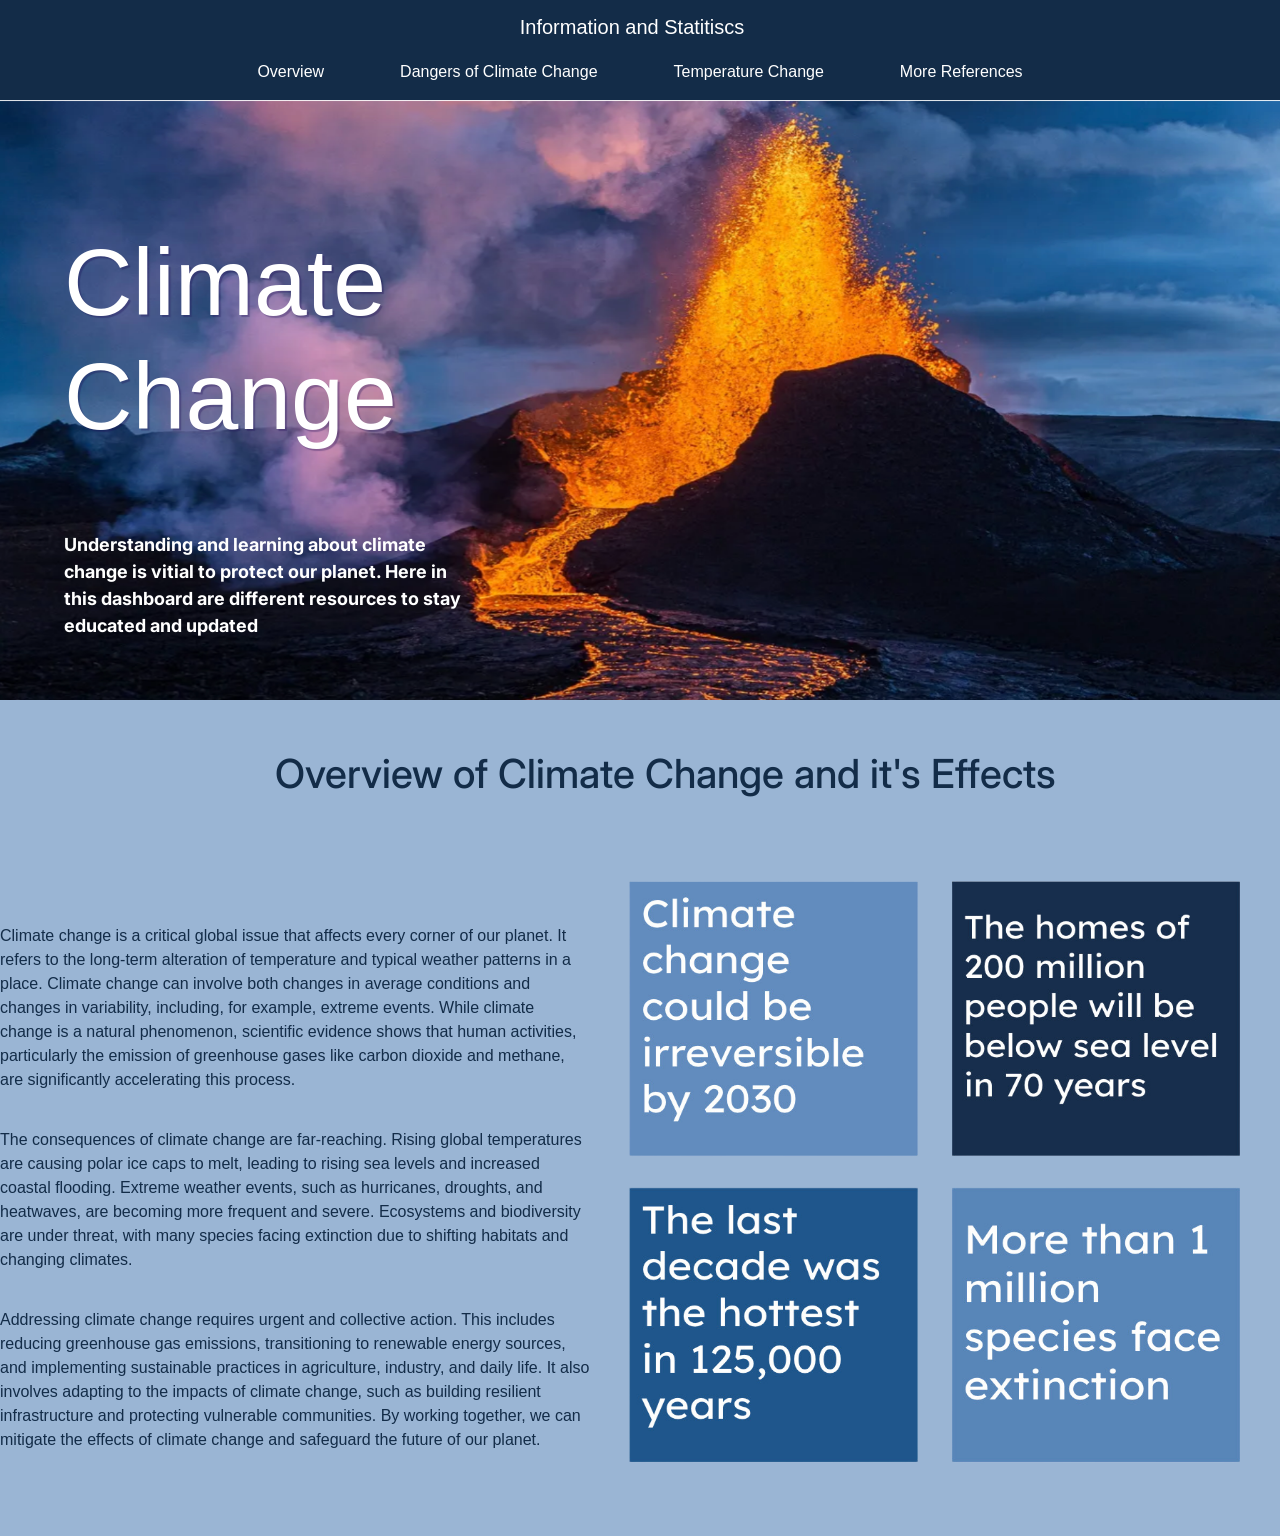
<file: FinalProjectFiles/myHTML/index.html>
<!DOCTYPE html>
<html lang="en">
<head>
    <meta charset="UTF-8">
    <meta name="viewport" content="width=device-width, initial-scale=1.0">
    <title>Climate Change </title>


    <link rel="preconnect" href="https://fonts.googleapis.com">
    <link rel="preconnect" href="https://fonts.gstatic.com" crossorigin>
    <link href="https://fonts.googleapis.com/css2?family=Inter:wght@292&display=swap" rel="stylesheet">

    <link rel="preconnect" href="https://fonts.googleapis.com">
    <link rel="preconnect" href="https://fonts.gstatic.com" crossorigin>
    <link href="https://fonts.googleapis.com/css2?family=Alfa+Slab+One&family=Archivo+Black&family=Lexend+Deca:wght@100..900&display=swap" rel="stylesheet">

    <!-- Bootstrap CSS -->
    <link rel="stylesheet" href="https://stackpath.bootstrapcdn.com/bootstrap/4.5.2/css/bootstrap.min.css">

    <!-- Optional JavaScript -->
    <!-- jQuery first, then Popper.js, then Bootstrap JS -->
    <script src="https://code.jquery.com/jquery-3.5.1.slim.min.js"></script>
    <script src="https://cdn.jsdelivr.net/npm/@popperjs/core@2.5.2/dist/umd/popper.min.js"></script>
    <script src="https://stackpath.bootstrapcdn.com/bootstrap/4.5.2/js/bootstrap.min.js"></script>

    <link  rel="stylesheet" href = "style.css" />

</head>

<body>
    <!-- <nav class="navbar navbar-expand-lg navbar-light bg-light">
        <div class="collapse navbar-collapse" id="navbarNav">
          <ul class="navbar-nav">
            <li class="nav-item active">
              <a class="nav-link" href="index.html">About Author <span class="sr-only">(current)</span></a>
            </li>
          </ul>
        </div>
    </nav> -->
    <nav class="navbar navbar-expand-lg navbar-light bg-light navbar-bottom">
        <div class="collapse navbar-collapse" id="newNavbarNav">
            <h3 class="nav-item">
                <span class="navbar-brand" style="color: white;" > Information and Statitiscs </span>
            </h3>
          <ul class="navbar-nav">
            <li class="nav-item">
              <a class="nav-link" href="https://finaldd2-3.onrender.com/">Overview</a>
            </li>
            <li class="nav-item">
              <a class="nav-link" href="https://resultsofclimatechange.onrender.com/">Dangers of Climate Change</a>
            </li>
            <li class="nav-item">
                <a class="nav-link" href="https://tempchange-7.onrender.com/">Temperature Change</a>
            </li>
            <li class="nav-item">
                <a class="nav-link" href="https://finaldd2-3.onrender.com/Reference.html">More References</a>
            </li>
          </ul>
        </div>
    </nav>
    <div class="images">
        <div class="text">
            <img class = "img" id="iceberg-image" src= "assets/Volcano.png" />
            <h1 id="title"> Climate Change  </h1>
            <p id="aboutText"> Understanding and learning about climate change is vitial to protect our planet. Here in this dashboard are different resources to stay educated and updated </p>
        </div>
    </div>
    <div class = "forbackground">
        <h1 class="Overview-title1">Overview of Climate Change and it's Effects</h1>
        <div class="Overview-content">
            <div class = "titlePara">
                <p class = "randomTEST">
                    Climate change is a critical global issue that affects every corner of our planet. It refers to the long-term alteration of temperature and typical weather patterns in a place. Climate change can involve both changes in average conditions and changes in variability, including, for example, extreme events. While climate change is a natural phenomenon, scientific evidence shows that human activities, particularly the emission of greenhouse gases like carbon dioxide and methane, are significantly accelerating this process.
                </p>
                <p class = "randomTEST">  
                    The consequences of climate change are far-reaching. Rising global temperatures are causing polar ice caps to melt, leading to rising sea levels and increased coastal flooding. Extreme weather events, such as hurricanes, droughts, and heatwaves, are becoming more frequent and severe. Ecosystems and biodiversity are under threat, with many species facing extinction due to shifting habitats and changing climates.
                </p>  
                <p class = "randomTEST">
                    Addressing climate change requires urgent and collective action. This includes reducing greenhouse gas emissions, transitioning to renewable energy sources, and implementing sustainable practices in agriculture, industry, and daily life. It also involves adapting to the impacts of climate change, such as building resilient infrastructure and protecting vulnerable communities. By working together, we can mitigate the effects of climate change and safeguard the future of our planet. 
                </p>
            </div>
            <img class = "polar" src= "assets/climatechangefacts.png"/>
        </div>
    </div>

</body>
</file>
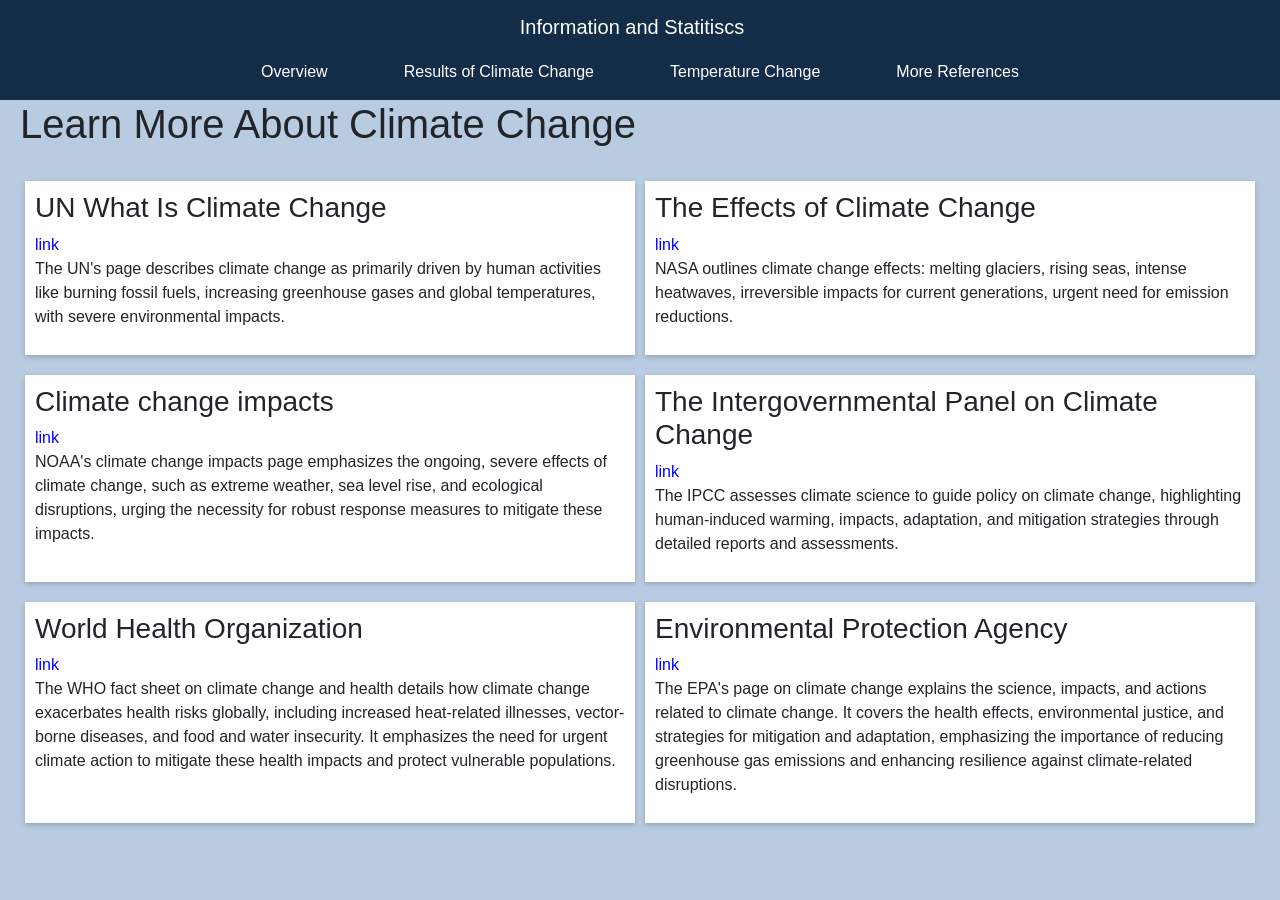
<file: FinalProjectFiles/myHTML/Reference.html>
<!DOCTYPE html>
<html lang="en">
<head>
    <meta charset="UTF-8">
    <meta name="viewport" content="width=device-width, initial-scale=1.0">
    <title>Climate Change </title>


    <link rel="preconnect" href="https://fonts.googleapis.com">
    <link rel="preconnect" href="https://fonts.gstatic.com" crossorigin>
    <link href="https://fonts.googleapis.com/css2?family=Inter:wght@292&display=swap" rel="stylesheet">

    <link rel="preconnect" href="https://fonts.googleapis.com">
    <link rel="preconnect" href="https://fonts.gstatic.com" crossorigin>
    <link href="https://fonts.googleapis.com/css2?family=Alfa+Slab+One&family=Archivo+Black&family=Lexend+Deca:wght@100..900&display=swap" rel="stylesheet">

    <!-- Bootstrap CSS -->
    <link rel="stylesheet" href="https://stackpath.bootstrapcdn.com/bootstrap/4.5.2/css/bootstrap.min.css">

    <!-- Optional JavaScript -->
    <!-- jQuery first, then Popper.js, then Bootstrap JS -->
    <script src="https://code.jquery.com/jquery-3.5.1.slim.min.js"></script>
    <script src="https://cdn.jsdelivr.net/npm/@popperjs/core@2.5.2/dist/umd/popper.min.js"></script>
    <script src="https://stackpath.bootstrapcdn.com/bootstrap/4.5.2/js/bootstrap.min.js"></script>

    <link  rel="stylesheet" href = "newstyle.css" />

</head>

<body>
  <nav class="navbar navbar-expand-lg navbar-light bg-light navbar-bottom">
    <div class="collapse navbar-collapse" id="newNavbarNav">
        <h3 class="nav-item">
            <span class="navbar-brand" style="color: white;" > Information and Statitiscs </span>
        </h3>
      <ul class="navbar-nav">
        <li class="nav-item">
          <a class="nav-link" href="index.html">Overview</a>
        </li>
        <li class="nav-item">
          <a class="nav-link" href="https://resultsofclimatechange.onrender.com/">Results of Climate Change</a>
        </li>
        <li class="nav-item">
            <a class="nav-link" href="https://tempchange-7.onrender.com/">Temperature Change</a>
        </li>
        <li class="nav-item">
            <a class="nav-link" href="Reference.html">More References</a>
        </li>
      </ul>
    </div>
</nav>

<h1 class = 'title'>
  Learn More About Climate Change
</h1>

<div class="flex-container">
  <div class="flex-row">
    <div class="flex-item">
      <h3>UN What Is Climate Change</h3>
      <a class="links" href="https://www.un.org/en/climatechange/what-is-climate-change">link</a>
      <p>The UN's page describes climate change as primarily driven by human activities like burning fossil fuels, increasing greenhouse gases and global temperatures, with severe environmental impacts. </p>
    </div>
    <div class="flex-item">
      <h3>The Effects of Climate Change</h3>
      <a class="links" href="https://science.nasa.gov/climate-change/effects/">link</a>
      <p>NASA outlines climate change effects: melting glaciers, rising seas, intense heatwaves, irreversible impacts for current generations, urgent need for emission reductions. </p>
    </div>
  </div>
  <div class="flex-row">
    <div class="flex-item"><h3>Climate change impacts</h3>
      <a class="links" href="https://www.noaa.gov/education/resource-collections/climate/climate-change-impacts">link</a>
      <p>NOAA's climate change impacts page emphasizes the ongoing, severe effects of climate change, such as extreme weather, sea level rise, and ecological disruptions, urging the necessity for robust response measures to mitigate these impacts. </p>
    </div>
    <div class="flex-item">
      <h3>The Intergovernmental Panel on Climate Change</h3>
      <a class="links" href="https://www.ipcc.ch/">link</a>
      <p>The IPCC assesses climate science to guide policy on climate change, highlighting human-induced warming, impacts, adaptation, and mitigation strategies through detailed reports and assessments. </p>
    </div>
  </div>
  <div class="flex-row">
    <div class="flex-item">
      <h3>World Health Organization</h3>
      <a class="links" href="https://www.who.int/news-room/fact-sheets/detail/climate-change-and-health">link</a>
      <p>The WHO fact sheet on climate change and health details how climate change exacerbates health risks globally, including increased heat-related illnesses, vector-borne diseases, and food and water insecurity. It emphasizes the need for urgent climate action to mitigate these health impacts and protect vulnerable populations.</p>
      </div>
    <div class="flex-item">
      <h3>Environmental Protection Agency</h3>
      <a class="links" href="https://www.epa.gov/climate-change">link</a>
      <p>The EPA's page on climate change explains the science, impacts, and actions related to climate change. It covers the health effects, environmental justice, and strategies for mitigation and adaptation, emphasizing the importance of reducing greenhouse gas emissions and enhancing resilience against climate-related disruptions.</p>
    </div>
  </div>
</div>

</body>
</file>
<file: FinalProjectFiles/myHTML/style.css>
#iceberg-image{
    background-size: cover;
    background-repeat: no-repeat;
    background-position: top center;
    height: 600px;
    width: 100%;
    padding-top: 0;
    margin-top: 0; 
    transform: scaleX(-1);
}

#title{
    position: absolute;
    top: 25%; /* Center the text vertically */
    left: 5%;
    color: white; /* Change the text color if needed */
    font-size: 95px;
    max-width: 500px;
    text-shadow: 2px 2px 1px #1c0b5352;
    
  }

#aboutText{
    position: absolute;
    top: 59%; /* Center the text vertically */
    left: 5%;
    color: white;
    font-size: 18px;
    font-family: "Inter", sans-serif;
    max-width: 400px;
    font-weight: bold;
}

.navbar {
    background-color: #132c48ff !important; 
}
.nav-link {
    color: white !important; 
}
.nav-link:hover {
    color: #bc8cbaff !important; 
  }
.navbar-bottom{
    background-color: #132c48ff !important;
}
.navbar-bottom .navbar-collapse {
    display: flex;
    flex-direction: column;
    align-items: center;
}
.navbar-bottom .nav-item {
    padding-left: 30px;
    padding-right: 30px;
}
.randomTEST{
    padding-top: 20px;
    color:black;
    max-width: 600px;
}

.Overview-title1{
    font-family: "Inter", sans-serif;
    color:black;
    padding-top: 50px;
    padding-bottom: 30px;
    padding-left: 50px;
    text-align: center;
}



.Overview-content{
    display: flex;
    flex-direction: row;
    align-items: center;
    justify-content: space-around;
    width: 100%;

}

.polar{
    padding-top: 20px;
    padding-bottom: 50px;
    height: 700px;
    width: 700px
}

.titlePara{
    display: flex;
    flex-direction: column;
}
.forbackground{
    background-color: #9ab5d4ff;
}
.Overview-title1{
    color: #132c48ff;
}

.randomTEST{
    color: #132c48ff;
}
</file>
<file: FinalProjectFiles/myHTML/newstyle.css>
body{
    background-color: #b8cbe0;
  }
  
  
  
  .navbar {
      background-color: #132c48ff !important; 
  }
  .nav-link {
      color: white !important; 
  }
  .nav-link:hover {
      color: #bc8cbaff !important; 
    }
  .navbar-bottom{
      background-color: #132c48ff !important;
  }
  .navbar-bottom .navbar-collapse {
      display: flex;
      flex-direction: column;
      align-items: center;
  }
  .navbar-bottom .nav-item {
      padding-left: 30px;
      padding-right: 30px;
  }
  .randomTEST{
      padding-top: 20px;
      color:black;
      max-width: 600px;
  }
  .flex-container {
      display: flex;
      flex-direction: column;
      width: 100%;
      padding: 20px;
    }
    
    .flex-row {
      display: flex;
      justify-content: space-between;
      margin-bottom: 10px; /* Adds space between the rows */
    }
    
    .flex-item {
      flex-basis: calc(50% - 10px); /* Set width for 2 items per row, subtracting margin */
      margin: 5px; /* Creates a gap between the items */
      box-shadow: 0 2px 5px rgba(0,0,0,0.2); /* Adds a shadow for depth */
      padding: 10px;
      box-sizing: border-box;
      /* To ensure items in the same row have equal height */
      display: flex;
      flex-direction: column;
      background-color: white
    }
    
    /* Clear the margin bottom for the last row */
    .flex-row:last-child {
      margin-bottom: 0;
    }
    
    /* Responsive design for smaller screens */
    @media (max-width: 600px) {
      .flex-row {
        flex-direction: column;
      }
      .flex-item {
        flex-basis: auto; /* Items take full width on small screens */
      }
    }
  
    .title{
      padding-left: 20px
    }
  
    .links{
      color: blue;
    }
</file>
